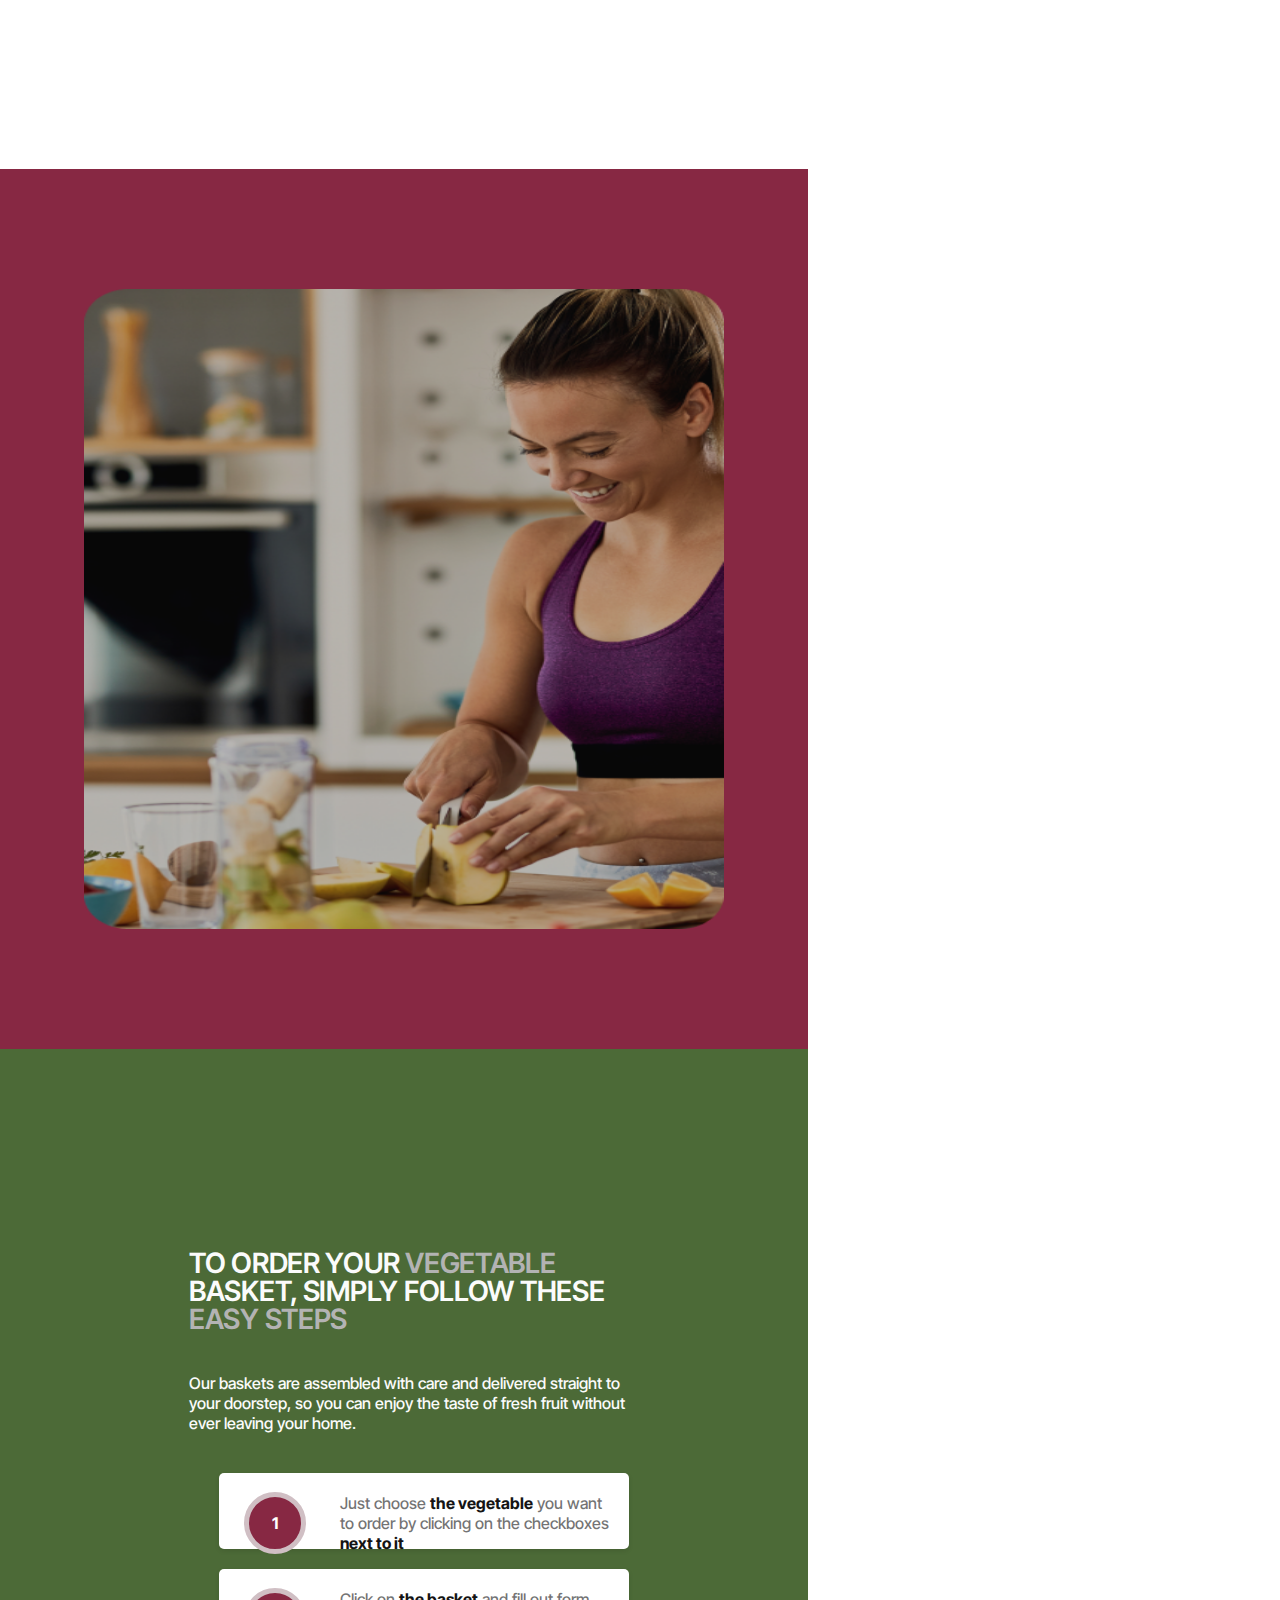
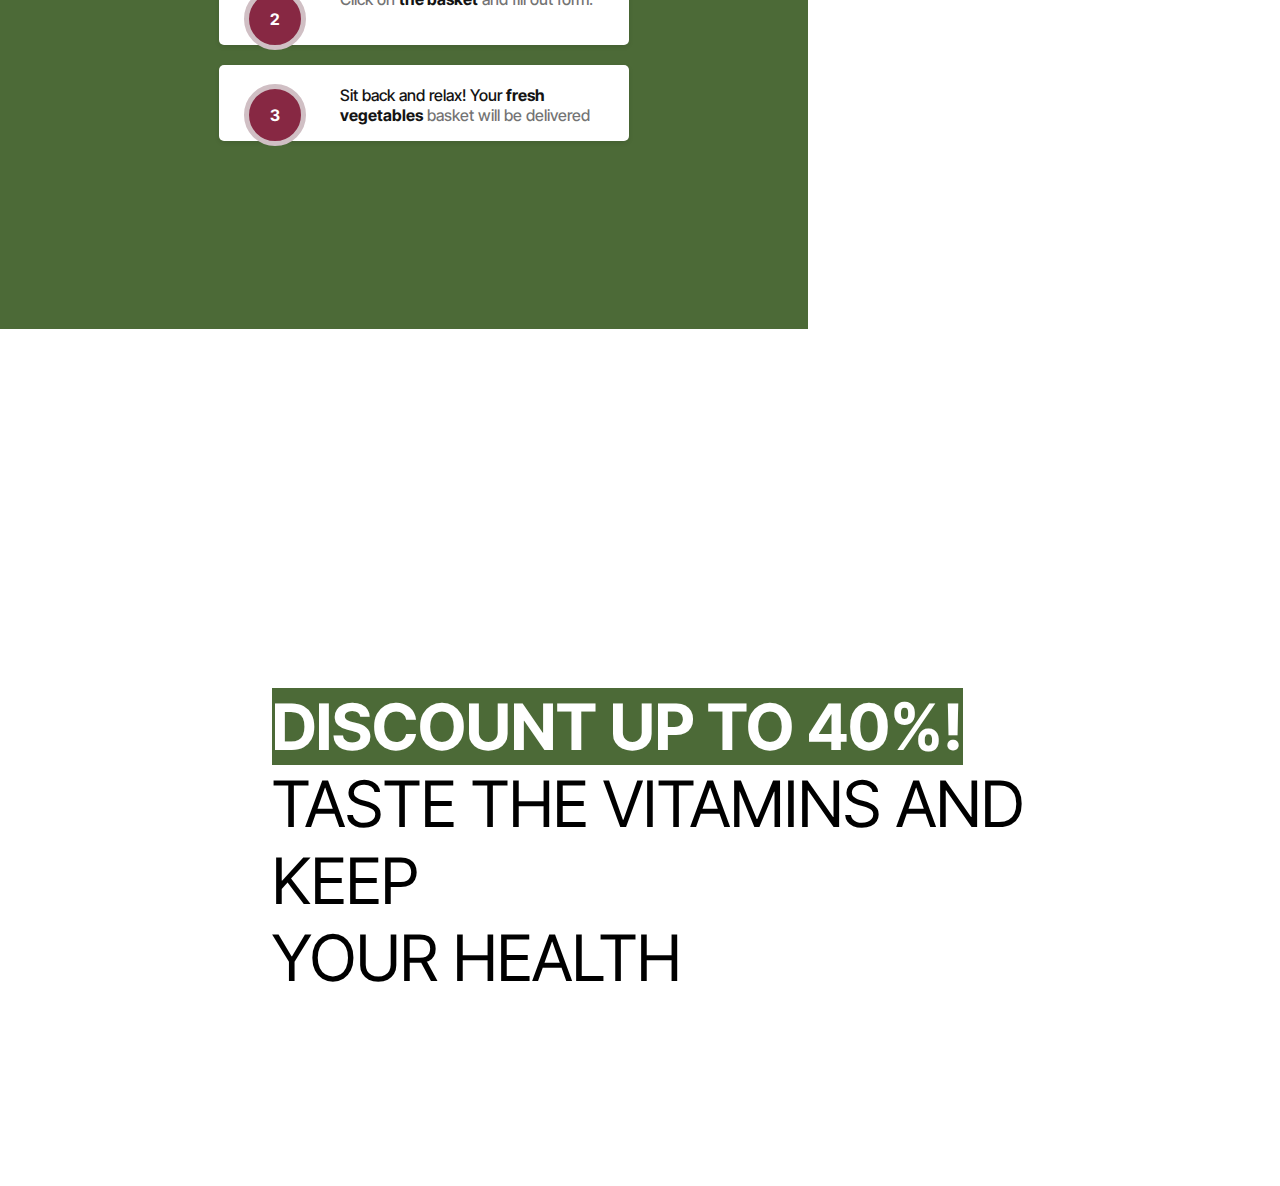
<file: index.html>
<!DOCTYPE html>
<html lang="en">
  <head>
    <meta charset="UTF-8" />
    <meta name="viewport" content="width=device-width, initial-scale=1.0" />
    <title>GreenHarvest</title>
    <link
      href="https://fonts.googleapis.com/css2?family=Inter+Tight:wght@100..900&display=swap"
      rel="stylesheet"
    />
    <link rel="stylesheet" href="css/styles.css" />
  </head>
  <body>
    <header class=""></header>
    <main>
      <!-- HERO -->
      <!-- HOW IT WORKS -->
      <section id="how_it_works" class="how_it_works">
        <h2 class="section-how-it-works-title" alt="How It Works">
          How it works
        </h2>
        <div class="container-howitworks">
          <div class="image-section">
            <img
              src="images/womencut.png"
              alt="Cutting Vegetables"
              class="image"
            />
          </div>
          <div class="text-section">
            <div class="text-section-div">
              <h1>
                TO ORDER YOUR <span class="light-text">VEGETABLE</span> BASKET,
                SIMPLY FOLLOW THESE <span class="light-text">EASY STEPS</span>
              </h1>
              <p>
                Our baskets are assembled with care and delivered straight to
                your doorstep, so you can enjoy the taste of fresh fruit without
                ever leaving your home.
              </p>
              <div class="count-lable">
                <ol class="steps">
                  <li class="step">
                    <p>
                      <span class="light-text">Just choose</span>
                      <strong>the vegetable</strong>
                      <span class="light-text"
                        >you want to order by clicking on the checkboxes</span
                      >
                      <strong>next to it</strong>
                    </p>
                  </li>
                  <li class="step">
                    <p>
                      <span class="light-text">Click on</span>
                      <strong>the basket</strong>
                      <span class="light-text">and fill out form.</span>
                    </p>
                  </li>
                  <li class="step">
                    <p>
                      <span class="light-tex">Sit back and relax! Your</span>
                      <strong>fresh vegetables</strong>
                      <span class="light-text">basket will be delivered</span>
                    </p>
                  </li>
                </ol>
              </div>
            </div>
          </div>
        </div>
      </section>
      <!-- ADVERTISEMENT -->
      <section class="advertisement">
        <h2 class="advertisement-section-h2" alt="Advertisement %40 DISCOUNT">
          Advertisement
        </h2>
        <div class="discount-banner">
          <p>
            <span class="discount-text">DISCOUNT UP TO 40%!</span> TASTE THE
            VITAMINS AND KEEP <br />YOUR HEALTH
          </p>
        </div>
      </section>
      <!-- VEGETABLES -->
      <!-- REVIEWS -->
      <!-- YOUR ORDER -->
    </main>
  </body>
  <!-- FOOTER -->
</html>
</file>
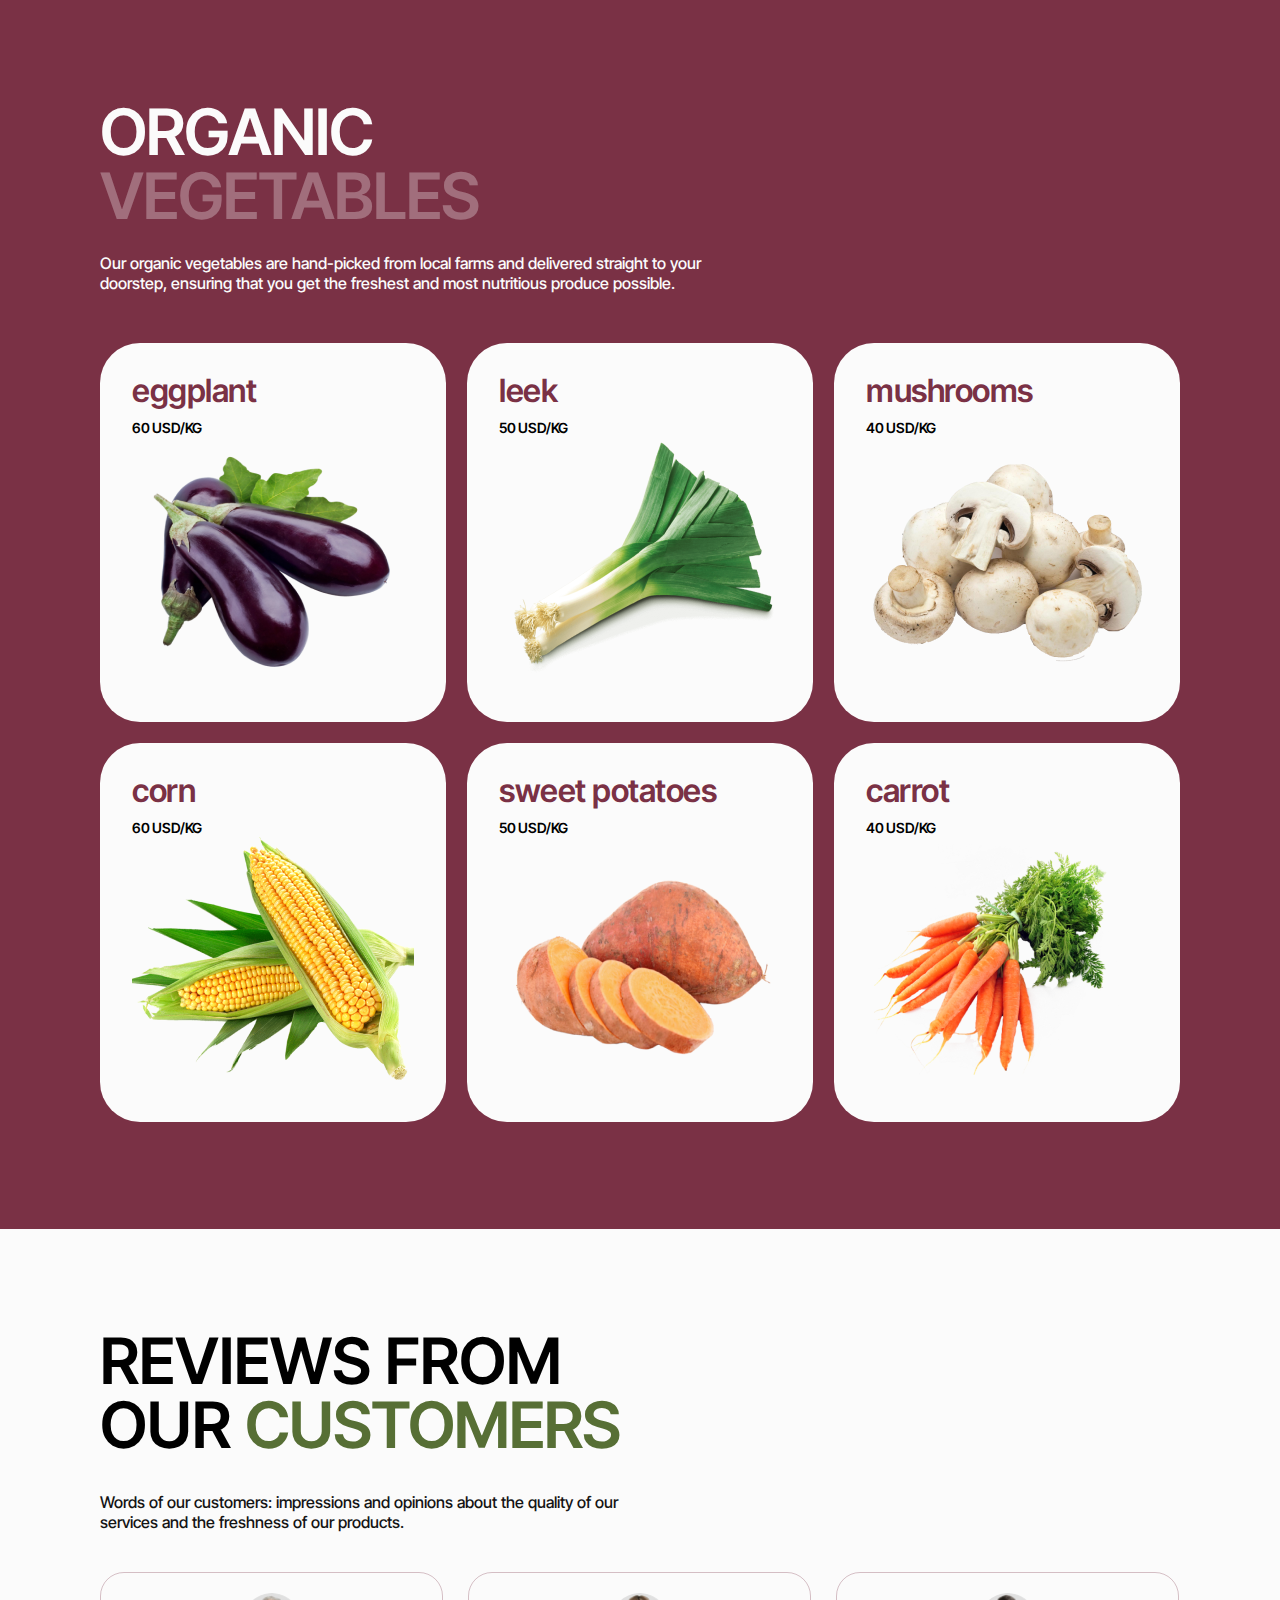
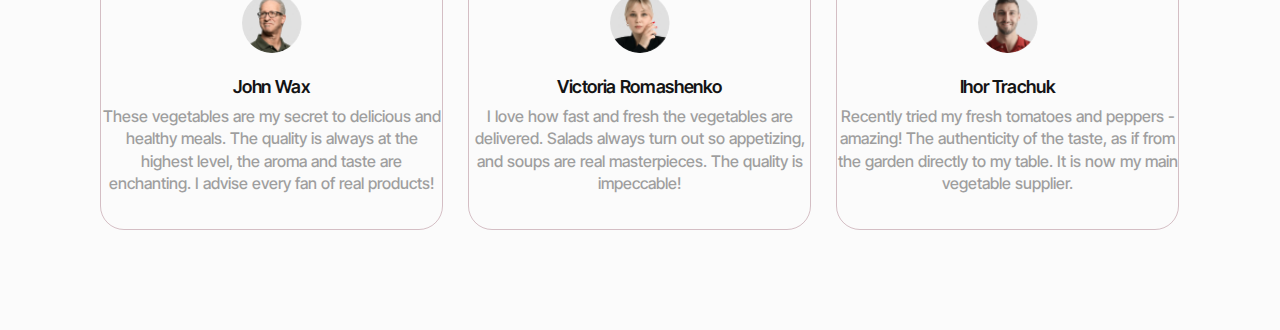
<file: main-index.html>
<!DOCTYPE html>
<html lang="en">

  <head>
    <meta charset="UTF-8" />
    <meta name="viewport" content="width=device-width, initial-scale=1.0" />
    <title>GreenHarvest</title>
    <link
      href="https://fonts.googleapis.com/css2?family=Inter+Tight:wght@100..900&display=swap"
      rel="stylesheet"
    />
    <link rel="stylesheet" href="css/reset.css" />
    <link rel="stylesheet" href="css/main-styles.css" />
  </head>
  <body>
    <!-- HEADER -->
    <header class=""></header>
    <main>
      <!-- HERO -->
      <section class=""></section>
      <!-- HOW IT WORKS -->
      <section class=""></section>
      <!-- ADVERTISEMENT -->
      <section class=""></section>
      <!-- VEGETABLES -->
      <section class="vegetables">
        <div class="vegetables-block">
          <h1 class="vegetables-header">
            ORGANIC<br /><span class="vegetables-header-vegetables"
              >VEGETABLES</span
            >
          </h1>
          <p class="vegetables-paragraph">
            Our organic vegetables are hand-picked from local farms and
            delivered straight to your doorstep, ensuring that you get the
            freshest and most nutritious produce possible.
          </p>
        </div>
        <ul class="vegetables-content">
          <li class="card">
            <div class="card-container">
              <div class="card-text-container">
                <h3 class="card-head">eggplant</h3>
                <p class="card-p">60 USD/KG</p>
              </div>
              <img
                class="card-img"
                src="./img/vegetables/eggplant.png"
                alt="eggplant"
              />
            </div>
          </li>
          <li class="card">
            <div class="card-container">
              <div class="card-text-container">
                <h3 class="card-head">leek</h3>
                <p class="card-p">50 USD/KG</p>
              </div>
              <img
                class="card-img"
                src="./img/vegetables/leek.png"
                alt="leek"
              />
            </div>
          </li>
          <li class="card">
            <div class="card-container">
              <div class="card-text-container">
                <h3 class="card-head">mushrooms</h3>
                <p class="card-p">40 USD/KG</p>
              </div>
              <img
                class="card-img"
                src="./img/vegetables/mushrooms.png"
                alt="mushrooms"
              />
            </div>
          </li>
          <li class="card">
            <div class="card-container">
              <div class="card-text-container">
                <h3 class="card-head">corn</h3>
                <p class="card-p">60 USD/KG</p>
              </div>
              <img
                class="card-img"
                src="./img/vegetables/corn.png"
                alt="corn"
              />
            </div>
          </li>
          <li class="card">
            <div class="card-container">
              <div class="card-text-container">
                <h3 class="card-head">sweet potatoes</h3>
                <p class="card-p">50 USD/KG</p>
              </div>
              <img
                class="card-img"
                src="./img/vegetables/sweetpotatoes.png"
                alt="sweet potatoes"
              />
            </div>
          </li>
          <li class="card">
            <div class="card-container">
              <div class="card-text-container">
                <h3 class="card-head">carrot</h3>
                <p class="card-p">40 USD/KG</p>
              </div>
              <img
                class="card-img"
                src="./img/vegetables/carrot.png"
                alt="carrot"
              />
            </div>
          </li>
        </ul>
      </section>
      <!-- REVIEWS -->
      <section class="reviews-section">
        <div class="container">
          <div class="reviews-block">
            <h1 class="title">REVIEWS FROM OUR <span>CUSTOMERS</span></h1>
            <p class="description">
              Words of our customers: impressions and opinions about the quality
              of our services and the freshness of our products.
            </p>
          </div>

          <ul class="reviews">
            <li class="review">
              <img src="./img/reviews/john_wax.jpg" alt="John Wax" />
              <div class="review-content">
                <h3>John Wax</h3>
                <p>
                  These vegetables are my secret to delicious and healthy meals.
                  The quality is always at the highest level, the aroma and
                  taste are enchanting. I advise every fan of real products!
                </p>
              </div>
            </li>

            <li class="review mobile">
              <img
                src="./img/reviews/victoria_romashenko.jpg"
                alt="Victoria Romashenko"
              />
              <div class="review-content">
                <h3>Victoria Romashenko</h3>
                <p>
                  I love how fast and fresh the vegetables are delivered. Salads
                  always turn out so appetizing, and soups are real
                  masterpieces. The quality is impeccable!
                </p>
              </div>
            </li>

            <li class="review tablet mobile">
              <img src="./img/reviews/ihor_tkachuk.jpg" alt="Ihor Trachuk" />
              <div class="review-content">
                <h3>Ihor Trachuk</h3>
                <p>
                  Recently tried my fresh tomatoes and peppers - amazing! The
                  authenticity of the taste, as if from the garden directly to
                  my table. It is now my main vegetable supplier.
                </p>
              </div>
            </li>
          </ul>
        </div>
      </section>
      <!-- YOUR ORDER -->
      <section class=""></section>
    </main>
  </body>
  <!-- FOOTER -->
  <footer class=""></footer></html>
</file>
<file: css/styles.css>
body {
  font-family: Inter Tight;
  margin: 0;
  padding: 0;
}

.section-how-it-works-title {
  visibility: hidden;
}

.container-howitworks {
  font-family: Inter Tight;
  display: flex;
  align-items: center;
  justify-content: center;
  max-width: 1280px;
  margin: 0 auto;
}

.image-section {
  flex: 1;
  background-color: #872843;
  display: flex;
  align-items: center;
  justify-content: center;
  padding: 20px;
  width: 650px;
  height: 759px;
}

.image {
  border-radius: 2vw;
  width: 430px;
  height: 559px;
  padding: 20px;
}

.text-section {
  font-family: Inter Tight;
  flex: 1;
  background-color: #4c6a37;
  color: #ffffff;
  padding: 20px;
  width: 650px;
  height: 759px;
  gap: 50px;
}

.text-section-div {
  width: 450px;
  height: 499px;
  padding: 50px;
}

.text-section h1 {
  font-size: 32px;
  margin: 0 0 20px;
  font-weight: 600;
  padding: 10px;
}

.text-section h1 span {
  color: #b3b3b3;
  font-weight: 600;
}

.text-section p {
  font-family: Inter Tight;
  font-size: 16px;
  margin-bottom: 30px;
  padding: 10px;
  font-weight: 500;
  color: #fbfbfb;
}
.count-lable {
  counter-reset: step-counter;
  width: 398px;
  height: 268px;
  border: 5px;
}
.steps {
  font-family: Inter Tight;
  display: flex;
  flex-direction: column;
  gap: 20px;
  counter-reset: counter-item;
}

.steps li {
  counter-increment: step-counter;
  background-color: #ffffff;
  border-radius: 5px;
  position: relative;
  font-weight: 600;
  box-shadow: 0 2px 5px rgba(0, 0, 0, 0.1);
}

.steps li::before {
  counter-increment: counter-item;
  content: counters(counter-item, ".") " ";
  width: 52px;
  height: 52px;
  display: flex;
  flex-shrink: 0;
  align-items: center;
  justify-content: center;
  background-color: #7a3145;
  border: 5px solid #d0bfc4;
  border-radius: 50%;
  color: #ffffff;
  font-size: 20px;
  font-weight: 600;
  line-height: 100%;
  letter-spacing: -0.02em;
  margin-right: 24px;
}

.step {
  display: flex;
  align-items: auto;
  box-sizing: border-box;
  gap: 15px;
  background-color: #ffffff;
  color: #14141499;
  padding: 15px;
  border-radius: 335 76;
  font-size: 16px;
}

.step p {
  margin: 0;
  font-size: 16px;
  text-align: left;
  color: #141414;
  box-sizing: border-box;
}

.step p strong {
  color: #141414;
  text-align: left;
  box-sizing: border-box;
}

.light-text {
  color: rgba(20, 20, 20, 0.6);
}

.advertisement {
  width: 1280px;
  margin: 0 auto;
  letter-spacing: -1.5%;
}

.advertisement-section-h2 {
  visibility: hidden;
}

.discount-banner {
  display: flex;
  align-items: center;
  gap: 10px;
  padding: 20px;
  background-color: #ffffff;
  border-radius: 2vw;
  font-size: 76px;
  color: #000000;
  width: 1280px;
  height: 440px;
}

.discount-banner {
  width: 1080px;
  height: 240px;
  size: 76px;
  padding: 100px;
}

.discount-text {
  background-color: #4c6a37;
  color: #ffffff;
  font-weight: bold;
  font-size: 76px;
}

@media (min-width: 768px) and (max-width: 1280px) {
  .container-howitworks {
    font-family: Inter Tight;
    display: inline-block;
    align-items: center;
    justify-content: center;
    max-width: 768px;
    padding: 100px 159px 100px 0px;
    gap: 10px;
  }

  .image-section {
    flex: 1;
    background-color: #872843;
    display: flex;
    align-items: center;
    justify-content: center;
    padding: 0 auto;
    width: 768px;
    height: 840px;
  }

  .image {
    width: 640px;
    height: 640px;
    padding: 0 auto;
  }

  .text-section {
    font-family: Inter Tight;
    flex: 1;
    display: flex;
    align-items: center;
    justify-content: center;
    padding: 0 auto;
    background-color: #4c6a37;
    color: #ffffff;
    padding: 20px;
    width: 768px;
    height: 840px;
  }

  .text-section-div {
    font-family: Inter Tight;
    width: 450px;
    height: 499px;
    padding: 50px;
  }

  .text-section h1 {
    font-size: 28px;
    font-weight: 600;
    line-height: 100%;
    letter-spacing: -0.01em;
    text-transform: uppercase;
    margin: 0 auto 20px;
    color: #fbfbfb;
    width: 100%;
  }

  .text-section h1 span {
    color: #b3b3b3;
    font-weight: 600;
  }

  .text-section p {
    width: 450px;
    height: 60px;
    text-align: left;
    font-family: Inter Tight;
    font-size: 16px;
    margin-bottom: 30px;
    padding: 10px;
    font-weight: 500;
    color: #fbfbfb;
  }
  .count-lable {
    counter-reset: step-counter;
    width: 450px;
    height: 269px;
    border: 5px;
  }
  .steps {
    display: flex;
    flex-direction: column;
    gap: 20px;
    max-width: 450px;
    height: 269px;
    align-items: auto;
    list-style: none;
    counter-reset: step-counter;
  }

  .steps li {
    counter-increment: step-counter;
    background-color: #ffffff;
    color: #4c6a37;
    box-sizing: border-box;
    font-size: 16px;
    position: relative;
    font-weight: 600;
    box-shadow: 0 2px 5px rgba(0, 0, 0, 0.1);
    max-width: 450px;
    max-height: 76px;
  }

  .steps li::before {
    content: counter(step-counter);
    background-color: #872843;
    color: #ffffff;
    font-size: 16px;
    font-weight: bold;
    width: 52px;
    height: 52px;
    display: flex;
    align-items: center;
    justify-content: center;
    border-radius: 50%;
    position: relative;
    transform: translateY(-50%);
    top: 40px;
    left: 15px;
  }

  .step {
    display: flex;
    align-items: auto;
    box-sizing: border-box;
    gap: 15px;
    background-color: #ffffff;
    color: #14141499;
    padding: 10px;
    font-size: 16px;
    font-weight: 500;
    box-sizing: border-box;
  }

  .step p {
    margin: 0;
    font-size: 16px;
    text-align: left;
    color: #141414;
    box-sizing: border-box;
  }

  .step p strong {
    color: #141414;
    text-align: left;
    box-sizing: border-box;
  }

  .light-text {
    color: rgba(20, 20, 20, 0.6);
  }

  .advertisement {
    font-family: Inter Tight;
    width: 768px;
    margin: 0 auto;
    letter-spacing: -1.5%;
  }

  .advertisement-section-h2 {
    visibility: hidden;
  }

  .discount-banner {
    font-family: Inter Tight;
    display: flex;
    align-items: center;
    gap: 10px;
    padding: 10px;
    background-color: #ffffff;
    border-radius: 2vw;
    font-size: 64px;
    color: #000000;
    width: 736px;
    height: 288px;
  }

  .discount-banner {
    font-family: Inter Tight;
    width: 768px;
    height: 488px;
    size: 64px;
    padding: 100px 16px 100px 16px;
    gap: 10px;
  }

  .discount-text {
    background-color: #4c6a37;
    color: #ffffff;
    font-weight: bold;
    font-size: 64px;
  }
}

@media screen and (max-width: 767px) {
  .section-how-it-works-title {
    visibility: hidden;
  }

  .container-howitworks {
    font-family: Inter Tight;
    display: inline-block;
    align-items: center;
    justify-content: center;
    max-width: 375px;
    margin: 0 auto;
  }

  .image-section {
    flex: 1;
    background-color: #872843;
    display: flex;
    align-items: center;
    justify-content: center;
    padding: 0 auto;
    width: 375px;
    height: 530px;
  }

  .image {
    border-radius: 2vw;
    width: 335px;
    height: 450px;
    padding: 0 auto;
  }

  .text-section {
    font-family: Inter Tight;
    flex: 1;
    background-color: #4c6a37;
    color: #ffffff;
    padding: 0 auto;
    width: 375px;
    height: 654px;
    gap: 30px;
  }

  .text-section-div {
    width: 375px;
    height: 645px;
    padding: 25px;
  }

  .text-section h1 {
    width: 335px;
    height: 112px;
    font-size: 28px;
    margin: 0 0 20px;
    font-weight: 600;
    padding: 5px;
  }

  .text-section h1 span {
    color: #b3b3b3;
    font-weight: 600;
  }

  .text-section p {
    width: 335px;
    height: 54px;
    font-family: Inter Tight;
    text-align: left;
    font-size: 14px;
    margin-bottom: 10px;
    padding: 0 auto;
    font-weight: 500;
    color: #fbfbfb;
  }

  .steps {
    font-family: Inter Tight;
    max-width: 335px;
    height: 268px;
    display: flex;
    flex-direction: column;
    gap: 15px;
    align-items: auto;
    list-style: none;
    padding: 0px;
    counter-reset: step-counter;
  }

  .steps li {
    counter-increment: step-counter;
    background-color: #ffffff;
    color: #4c6a37;
    position: relative;
    font-size: 12px;
    font-weight: 500;
    padding: 12px 27px 12px 24px;
    align-items: center;
    box-shadow: 0 2px 5px rgba(0, 0, 0, 0.1);
  }

  .steps li::before {
    content: counter(step-counter);
    background-color: #872843;
    color: #ffffff;
    font-size: 20px;
    font-weight: bold;
    width: 52px;
    height: 52px;
    position: relative;
    display: flex;
    align-items: center;
    justify-content: center;
    border-radius: 50%;
    transform: translateY(-50%);
    top: 25px;
    left: 5px;
  }

  .step {
    font-family: Inter Tight;
    display: flex;
    align-items: auto;
    gap: 15px;
    background-color: #ffffff;
    color: #14141499;
    padding: 0 auto;
    border-radius: 2vw;
    font-size: 12px;
    font-weight: 500;
    box-sizing: border-box;
  }

  .step p {
    font-size: 12px;
    color: #141414;
    text-align: left;
    box-sizing: border-box;
  }

  .step p strong {
    color: #141414;
    text-align: left;
    box-sizing: border-box;
  }

  .light-text {
    color: rgba(20, 20, 20, 0.6);
  }

  .advertisement {
    font-family: Inter Tight;
    width: 375px;
    padding: 0;
    margin: 0;
    align-items: center;
    letter-spacing: -1.5%;
  }

  .advertisement-section-h2 {
    visibility: hidden;
  }

  .discount-banner {
    font-family: Inter Tight;
    display: flex;
    align-items: center;
    gap: 10px;
    padding: 0 auto;
    background-color: #ffffff;
    font-size: 48px;
    color: #141414;
    max-width: 355px;
    max-width: 309px;
  }

  .discount-banner {
    width: 355px;
    height: 309px;
    size: 48px;
  }

  .discount-text {
    background-color: #4c6a37;
    color: #ffffff;
    font-weight: bold;
    font-size: 48px;
  }
}
</file>
<file: css/main-styles.css>
:root {
    --maincolor: #7a3145;
    --green: #576f35;
    --black: #141414;
    --white: #fbfbfb;
}

p,
h1,
h2,
h3,
h4,
h5,
h6,
ul {
    margin-block-start: 0;
    margin-block-end: 0;
    margin-inline-start: 0px;
    margin-inline-end: 0px;
    padding-inline-start: 0;
    margin: 0;
    padding: 0;
    box-sizing: border-box;
}

body {
    margin: 0;
}

/* VEGETABLES */
.vegetables {
    background-color: var(--maincolor);
    width: 1280px;
    height: 1229px;
    gap: 50px;
    opacity: 0px;
    padding: 100px 0 0 100px;
    display: flex;
    flex-direction: column;
}

.vegetables-block {
    width: 626px;
    height: 193px;
    gap: 25px;
    opacity: 0px;
    display: flex;
    flex-direction: column;
}

.vegetables-header {
    font-family: Inter Tight;
    font-size: 64px;
    font-weight: 600;
    line-height: 64px;
    letter-spacing: -0.015em;
    text-align: left;
    color: var(--white);
}

.vegetables-header-vegetables {
    font-family: Inter Tight;
    font-size: 64px;
    font-weight: 600;
    line-height: 64px;
    letter-spacing: -0.015em;
    text-align: left;
    color: var(--white);
    opacity: 0.3;
}

.vegetables-paragraph {
    font-family: Inter Tight;
    font-size: 16px;
    font-weight: 500;
    line-height: 20px;
    text-align: left;
    color: var(--white);
}

.vegetables-content {
    display: flex;
    flex-direction: row;
    flex-wrap: wrap;
    gap: 21px;
}

.card {
    width: 346px;
    height: 379px;
    padding: 32px 0px 0px 0px;
    gap: 10px;
    border-radius: 40px;
    opacity: 0px;
    background-color: var(--white);
    display: flex;
    flex-direction: column;
}

.card-container {
    margin: 0 auto;
}

.card-text-container {
    gap: 12px;
    opacity: 0px;
    display: flex;
    flex-direction: column;
}

.card-head {
    font-family: Inter Tight;
    font-size: 32px;
    font-weight: 600;
    line-height: 32px;
    letter-spacing: -0.015em;
    text-align: left;
    color: var(--maincolor);
}

.card-p {
    font-family: Inter Tight;
    font-size: 14px;
    font-weight: 600;
    line-height: 18px;
    letter-spacing: -0.015em;
    text-align: left;
}

.card-img {
    width: 100%;
    max-width: 100%;
    gap: 0px;
    opacity: 0px;
}

/* reviews */

.reviews-section {
    background-color: #fbfbfb;
    width: 1280px;
    height: 701px;
    padding-left: 100px;
    padding-top: 100px;
    gap: 50px;
    opacity: 0px;
}

.container {
    margin: 0 auto;
    display: flex;
    flex-direction: column;
    gap: 50px;
}


.reviews-block {
    width: 553px;
    height: 193px;
    gap: 25px;
    opacity: 0px;
    font-family: Inter Tight;
    display: flex;
    flex-direction: column;
}

.review-content {
    display: flex;
    flex-direction: column;
    gap: 8px;
}

.title {
    font-size: 64px;
    font-weight: 600;
    margin-bottom: 10px;
    line-height: 64px;
    letter-spacing: -1.5%;
}

.title span {
    font-family: Inter Tight;
    font-size: 64px;
    font-weight: 600;
    line-height: 64px;
    letter-spacing: -0.015em;
    text-align: left;
    color: #576f35;
}

.description {
    font-family: Inter Tight;
    font-size: 16px;
    font-weight: 500;
    line-height: 20px;
    text-align: left;
    color: #141414;
}

.reviews {
    gap: 25px;
    display: flex;
    flex-direction: row;
    list-style-type: none;
}

.review {
    width: 343px;
    height: 258px;
    padding: 20px 0px 0px 0px;
    border-radius: 24px;
    border: 1px 0px 0px 0px;
    opacity: 0px;
    text-align: center;
    border: 1px solid #7a31454d;
    display: flex;
    flex-direction: column;
    gap: 24px;
}

.review img {
    border-radius: 50%;
    width: 60px;
    height: 60px;
    object-fit: cover;
    margin: 0 auto;
}

.review h3 {
    font-family: Inter Tight;
    font-size: 18px;
    font-weight: 600;
    line-height: 19.8px;
    letter-spacing: -0.02em;
    text-align: center;
    color: #141414;
}

.review p {
    font-family: Inter Tight;
    font-size: 16px;
    font-weight: 500;
    line-height: 22.4px;
    text-align: center;
    color: #141414;
    opacity: 0.4;
}

/* TABLET WEBSITE*/
@media (min-width: 375px) and (max-width: 768px) {
    .vegetables {
        width: 768px;
        height: auto;
        padding: 100px 0 100px 32px;
        gap: 50px;
        opacity: 0px;
    }

    .vegetables-header {
        font-family: Inter Tight;
        font-size: 64px;
        font-weight: 600;
        line-height: 64px;
        letter-spacing: -0.015em;
        text-align: left;
    }

    .vegetables-header-vegetables {
        font-family: Inter Tight;
        font-size: 64px;
        font-weight: 600;
        line-height: 64px;
        letter-spacing: -0.015em;
        text-align: left;
        opacity: 0.3;
    }

    .vegetables-paragraph {
        font-family: Inter Tight;
        font-size: 16px;
        font-weight: 500;
        line-height: 20px;
        text-align: left;
    }

    .reviews-section {
        width: 768px;
        height: 701px;
        padding: 100px 32px 100px 32px;
        gap: 10px;
        opacity: 0px;
    }

    .review.tablet {
        display: none;
    }
}

/* MOBİLE WEBSITE*/
@media screen and (max-width: 375px) {
    .vegetables {
        width: 375px;
        height: 2766px;
        padding: 80px 20px 80px 20px;
        gap: 40px;
        opacity: 0px;
    }

    .vegetables-block {
        width: 335px;
        height: 192px;
        gap: 20px;
        opacity: 0px;
    }

    .vegetables-header {
        font-family: Inter Tight;
        font-size: 48px;
        font-weight: 600;
        line-height: 50px;
        letter-spacing: -0.015em;
        text-align: left;
    }

    .vegetables-header-vegetables {
        font-family: Inter Tight;
        font-size: 48px;
        font-weight: 600;
        line-height: 50px;
        letter-spacing: -0.015em;
        text-align: left;
    }

    .vegetables-paragraph {
        font-family: Inter Tight;
        font-size: 14px;
        font-weight: 500;
        line-height: 18px;
        text-align: left;
    }

    .reviews-section {
        width: 375px;
        height: 662px;
        padding: 80px 20px 80px 20px;
        gap: 40px;
        opacity: 0px;
    }

    .title {
        font-size: 48px;
        font-weight: 600;
        line-height: 50px;
        letter-spacing: -1.5%;
    }

    .title span {
        font-family: Inter Tight;
        font-size: 48px;
        font-weight: 600;
        line-height: 50px;
        letter-spacing: -0.015em;
        text-align: left;
        color: #576f35;
    }

    .review.mobile {
        border: 0px;
        display: none;
    }

    .review {
        width: 335px;
        height: 238px;
        padding: 20px 16px;
        border-radius: 24px;
        opacity: 0px;
        text-align: center;
        border: 1px solid #7a31454d;
        display: flex;
        flex-direction: column;
        gap: 8px;
    }

    .reviews-block {
        width: 335px;
        height: 224px;
        gap: 20px;
    }

    .description {
        font-size: 14px;
        line-height: 18px;
        weight: 500px;
        color: #141414;
    }
}
</file>
